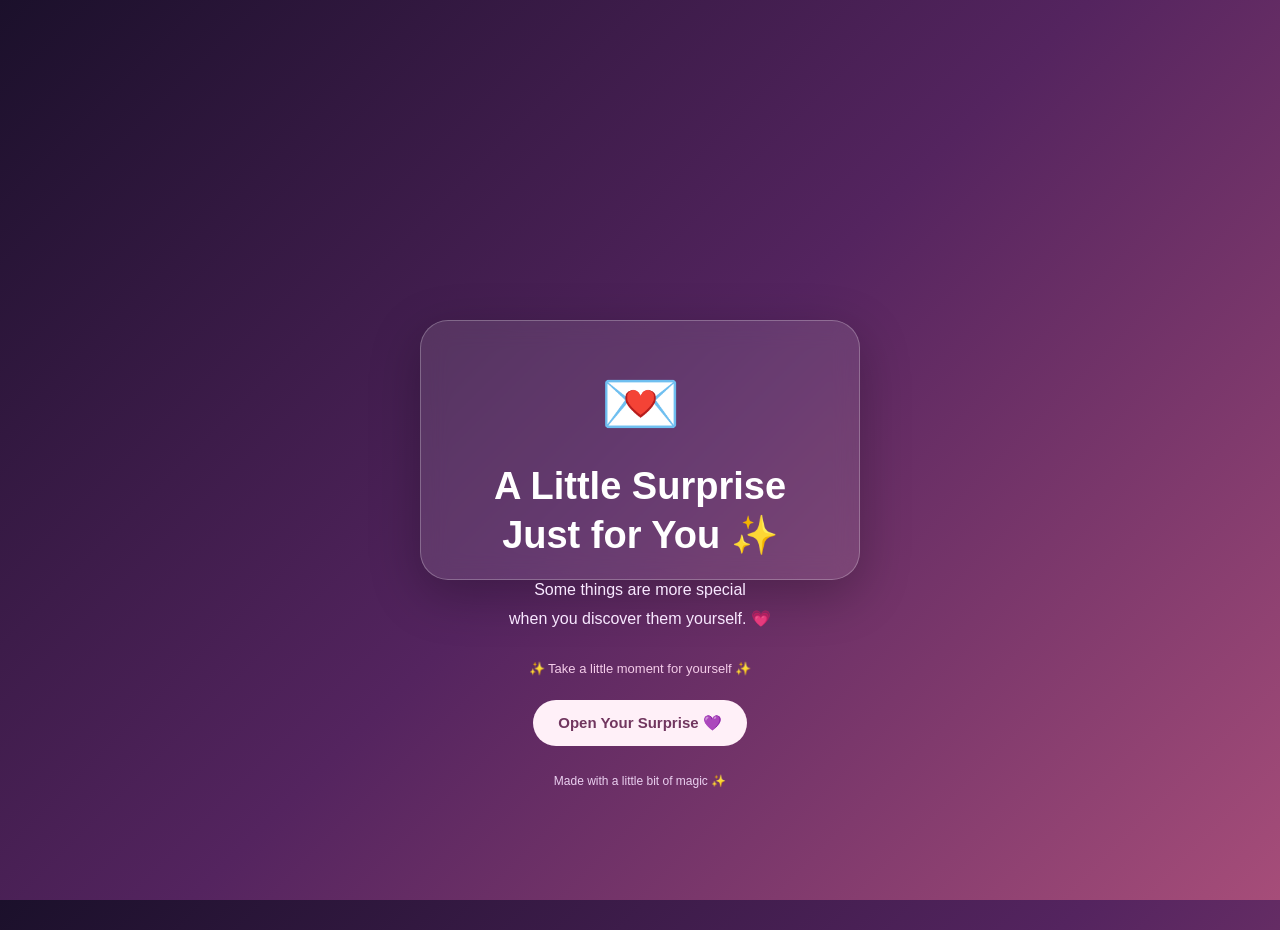
<file: index.html>
<!DOCTYPE html>
<html lang="en">
<head>
    <meta charset="UTF-8">
    <meta name="viewport" content="width=device-width, initial-scale=1.0">

    <title>A Little Surprise 💌</title>

    <link rel="stylesheet" href="style.css">

    <style>
        * {
            margin: 0;
            padding: 0;
            box-sizing: border-box;
        }

        body {
            min-height: 100vh;
            overflow: hidden;
            font-family: "Segoe UI", sans-serif;
            background: linear-gradient(
                135deg,
                #1b102b,
                #54245f,
                #a64d79
            );
            color: white;
            display: flex;
            justify-content: center;
            align-items: center;
        }

        .stars span {
            position: absolute;
            bottom: -30px;
            font-size: 20px;
            opacity: 0;
            animation: floatUp 9s linear infinite;
            pointer-events: none;
        }

        .stars span:nth-child(1) { left: 10%; animation-delay: 0s; }
        .stars span:nth-child(2) { left: 25%; animation-delay: 2s; }
        .stars span:nth-child(3) { left: 45%; animation-delay: 4s; }
        .stars span:nth-child(4) { left: 65%; animation-delay: 1s; }
        .stars span:nth-child(5) { left: 85%; animation-delay: 3s; }

        @keyframes floatUp {
            0% {
                transform: translateY(0) rotate(0deg);
                opacity: 0;
            }
            20% {
                opacity: 0.8;
            }
            100% {
                transform: translateY(-110vh) rotate(360deg);
                opacity: 0;
            }
        }

        .card {
            width: min(90%, 440px);
            padding: 45px 25px;
            text-align: center;
            border: 1px solid rgba(255, 255, 255, 0.25);
            border-radius: 28px;
            background: rgba(255, 255, 255, 0.10);
            backdrop-filter: blur(12px);
            box-shadow: 0 15px 50px rgba(0, 0, 0, 0.25);
            animation: appear 1.2s ease both;
        }

        @keyframes appear {
            from {
                opacity: 0;
                transform: translateY(25px) scale(0.96);
            }
            to {
                opacity: 1;
                transform: translateY(0) scale(1);
            }
        }

        .envelope {
            font-size: 65px;
            margin-bottom: 20px;
            animation: gentleBounce 2.5s ease-in-out infinite;
        }

        @keyframes gentleBounce {
            0%, 100% { transform: translateY(0); }
            50% { transform: translateY(-8px); }
        }

        h1 {
            font-size: clamp(28px, 7vw, 38px);
            margin-bottom: 15px;
            line-height: 1.3;
        }

        .subtitle {
            font-size: 16px;
            line-height: 1.8;
            color: #f8e8ff;
            margin-bottom: 28px;
        }

        .hint {
            font-size: 13px;
            color: #f4cce9;
            margin-bottom: 24px;
        }

        .surprise-button {
            display: inline-block;
            padding: 14px 25px;
            border: none;
            border-radius: 30px;
            background: #fff0f8;
            color: #71365f;
            font-size: 15px;
            font-weight: bold;
            text-decoration: none;
            cursor: pointer;
            transition: transform 0.25s, box-shadow 0.25s;
        }

        .surprise-button:hover {
            transform: translateY(-4px);
            box-shadow: 0 8px 25px rgba(255, 210, 240, 0.3);
        }

        .footer {
            margin-top: 28px;
            font-size: 12px;
            color: #ead0f0;
        }

        @media (prefers-reduced-motion: reduce) {
            *, *::before, *::after {
                animation-duration: 0.01ms !important;
                animation-iteration-count: 1 !important;
                scroll-behavior: auto !important;
            }
        }
    </style>
</head>

<body>

    <div class="stars" aria-hidden="true">
        <span>💗</span>
        <span>✨</span>
        <span>💜</span>
        <span>🌸</span>
        <span>✨</span>
    </div>

    <main class="card">

        <div class="envelope" aria-hidden="true">💌</div>

        <h1>A Little Surprise<br>Just for You ✨</h1>

        <p class="subtitle">
            Some things are more special<br>
            when you discover them yourself. 💗
        </p>

        <p class="hint">
            ✨ Take a little moment for yourself ✨
        </p>

       <button class="surprise-button" id="startSurpriseBtn" type="button">
    Open Your Surprise 💜
</button>

        <p class="footer">
            Made with a little bit of magic ✨
        </p>

    </main>
<script>
document.getElementById("startSurpriseBtn").addEventListener("click", () => {
    const audio = new Audio("alfaaz.mp3");

    audio.addEventListener("loadedmetadata", () => {
        audio.currentTime = 72;

        audio.play().then(() => {
            sessionStorage.setItem("birthdayMusicStarted", "yes");
            sessionStorage.setItem("birthdayMusicTime", String(audio.currentTime));
            window.location.href = "page2.html";
        }).catch(error => {
            console.error("Music playback failed:", error);
            alert("Please click the button again to start the music.");
        });
    }, { once: true });
});
</script>
</body>
</html>
</file>
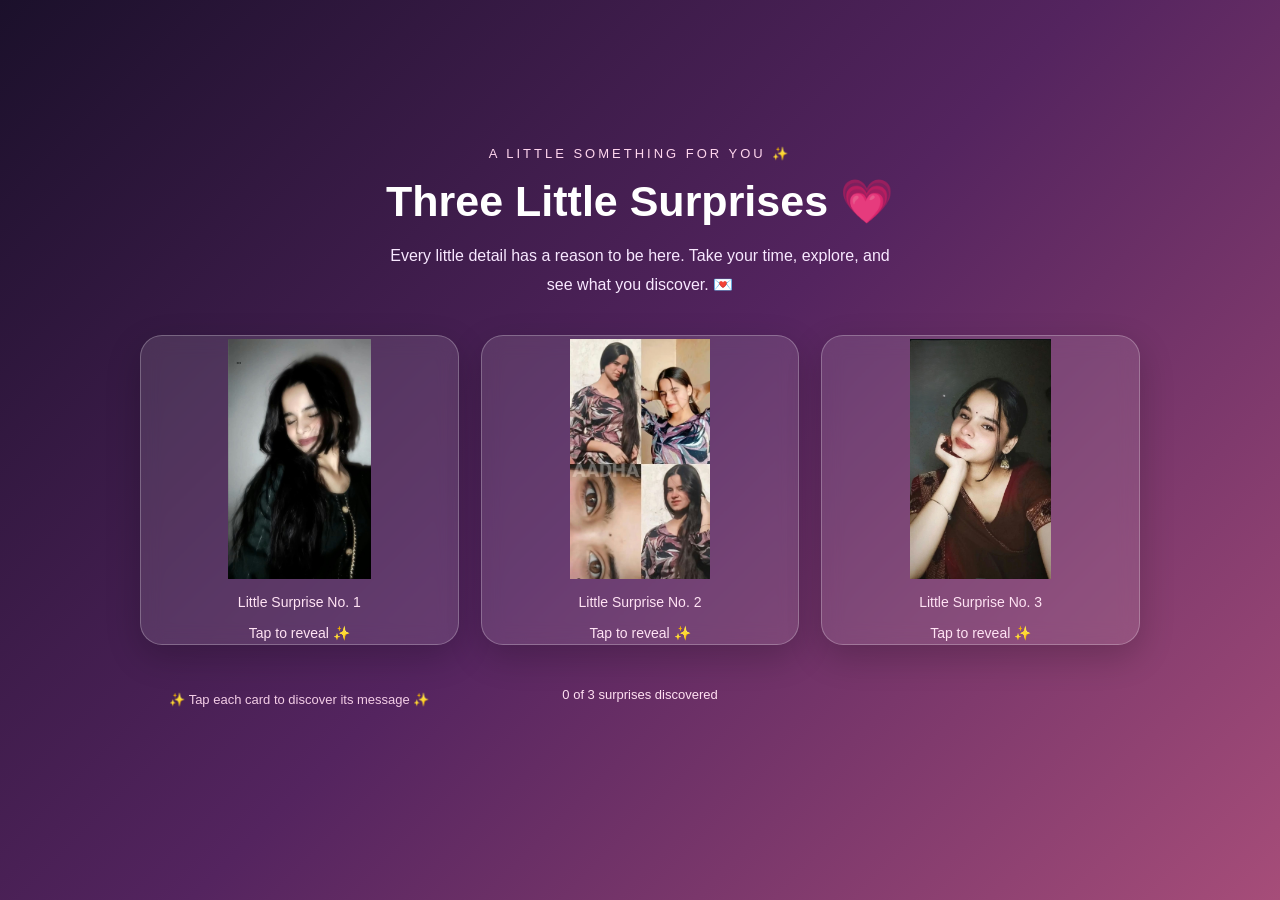
<file: page2.html>
<!DOCTYPE html>
<html lang="en">
<head>
    <meta charset="UTF-8">
    <meta name="viewport" content="width=device-width, initial-scale=1.0">

    <title>A Few Little Things 💗</title>

    <link rel="stylesheet" href="style.css">

    <style>
        * {
            box-sizing: border-box;
        }

        body {
            min-height: 100vh;
            height: auto;
            overflow-x: hidden;
            overflow-y: auto;
            margin: 0;
            padding: 35px 18px;
            font-family: "Segoe UI", sans-serif;
            color: #fff;
            text-align: center;
            background: linear-gradient(
                135deg,
                #1b102b,
                #54245f,
                #a64d79
            );
        }

        .page {
            width: min(100%, 1000px);
            margin: auto;
            position: relative;
            z-index: 1;
        }

        .eyebrow {
            color: #ffd6ee;
            font-size: 13px;
            letter-spacing: 3px;
            text-transform: uppercase;
        }

        h1 {
            font-size: clamp(28px, 6vw, 43px);
            margin: 15px 0;
        }

        .intro {
            max-width: 520px;
            margin: 0 auto 35px;
            line-height: 1.8;
            color: #f8e8ff;
        }

        .cards {
            display: grid;
            grid-template-columns: repeat(3, minmax(0, 1fr));
            gap: 22px;
            margin: 35px 0;
        }
/* Each card and its appreciation line */
.photo-item {
    min-width: 0;
    display: flex;
    flex-direction: column;
    align-items: stretch;
}

/* Appreciation line stays hidden until the card flips */
.appreciation-line {
    opacity: 0;
    max-height: 0;
    overflow: hidden;
    margin: 0;
    padding: 0 5px;
    color: #ffe3f4;
    font-size: 15px;
    line-height: 1.8;
    transform: translateY(-8px);
    transition:
        opacity 0.6s ease,
        transform 0.6s ease,
        max-height 0.6s ease,
        margin 0.6s ease;
}

/* Soft reveal */
.photo-item.revealed .appreciation-line {
    opacity: 1;
    max-height: 220px;
    margin-top: 16px;
    transform: translateY(0);
}

@media (prefers-reduced-motion: reduce) {
    .appreciation-line {
        transition: none;
    }
}
       .photo-card {
    position: relative;
    z-index: 1;
    height: 310px;
    perspective: 1000px;
    cursor: pointer;
    border-radius: 22px;
    outline-offset: 5px;
}

        .card-inner {
            height: 100%;
            width: 100%;
            position: relative;
            transition: transform 0.7s ease;
            transform-style: preserve-3d;
        }

        .photo-card.flipped .card-inner {
            transform: rotateY(180deg);
        }

        .front,
        .back {
            position: absolute;
            inset: 0;
            overflow: hidden;
            border-radius: 22px;
            border: 1px solid rgba(255, 255, 255, 0.25);
            backface-visibility: hidden;
            -webkit-backface-visibility: hidden;
            box-shadow: 0 12px 35px rgba(0, 0, 0, 0.2);
        }

        .front {
            display: flex;
            flex-direction: column;
            justify-content: center;
            align-items: center;
            gap: 15px;
            padding: 20px;
            background: rgba(255, 255, 255, 0.11);
            backdrop-filter: blur(10px);
        }

        .photo-placeholder {
            width: 100%;
            height: 180px;
            border: 2px dashed rgba(255, 255, 255, 0.5);
            border-radius: 15px;
            display: grid;
            place-items: center;
            font-size: 48px;
            background: rgba(255, 255, 255, 0.06);
        }

        .front p {
            margin: 0;
            font-size: 14px;
            color: #ffe3f4;
        }

        .back {
            transform: rotateY(180deg);
            display: flex;
            align-items: center;
            justify-content: center;
            padding: 25px;
            background: linear-gradient(145deg, #754477, #482449);
        }

        .back p {
            font-size: 16px;
            line-height: 1.9;
        }

        .card-number {
            display: block;
            font-size: 12px;
            letter-spacing: 2px;
            color: #ffd6ee;
            margin-bottom: 14px;
        }

        .instruction {
            font-size: 13px;
            color: #f3cde6;
            margin: 25px 0;
        }

        #finalBtn {
            display: none;
            margin: 10px auto 0;
            padding: 14px 25px;
            border: none;
            border-radius: 30px;
            background: #fff0f8;
            color: #71365f;
            font-weight: bold;
            font-size: 15px;
            cursor: pointer;
            transition: transform 0.2s ease;
        }

        #finalBtn:hover {
            transform: translateY(-3px);
        }

        #progress {
            color: #ffe0f2;
            font-size: 13px;
            margin-top: 20px;
        }

        @media (max-width: 700px) {
            .cards {
                grid-template-columns: 1fr;
                max-width: 340px;
                margin: 30px auto;
            }

            .photo-card {
                height: 290px;
            }

            .photo-placeholder {
                height: 165px;
            }
        }

        @media (prefers-reduced-motion: reduce) {
            .card-inner {
                transition: none;
            }
        }
        /* Floating hearts and sakura flowers */

.floating-hearts {
    position: fixed;
    inset: 0;
    overflow: hidden;
    pointer-events: none;
    z-index: 0;
}

.floating-hearts span {
    position: absolute;
    bottom: -50px;
    font-size: var(--size, 24px);
    animation: floatUp var(--duration, 12s) linear infinite;
    animation-delay: var(--delay, 0s);
    opacity: 0;
    user-select: none;
}

.floating-hearts span:nth-child(1) {
    left: 7%;
    --size: 22px;
    --duration: 11s;
    --delay: 0s;
}

.floating-hearts span:nth-child(2) {
    left: 20%;
    --size: 34px;
    --duration: 14s;
    --delay: 3s;
}

.floating-hearts span:nth-child(3) {
    left: 35%;
    --size: 18px;
    --duration: 10s;
    --delay: 1s;
}

.floating-hearts span:nth-child(4) {
    left: 48%;
    --size: 30px;
    --duration: 13s;
    --delay: 5s;
}

.floating-hearts span:nth-child(5) {
    left: 62%;
    --size: 24px;
    --duration: 12s;
    --delay: 2s;
}

.floating-hearts span:nth-child(6) {
    left: 76%;
    --size: 38px;
    --duration: 15s;
    --delay: 6s;
}

.floating-hearts span:nth-child(7) {
    left: 90%;
    --size: 20px;
    --duration: 11s;
    --delay: 4s;
}

.floating-hearts span:nth-child(8) {
    left: 14%;
    --size: 28px;
    --duration: 13s;
    --delay: 7s;
}

.floating-hearts span:nth-child(9) {
    left: 43%;
    --size: 19px;
    --duration: 10s;
    --delay: 8s;
}

.floating-hearts span:nth-child(10) {
    left: 70%;
    --size: 32px;
    --duration: 14s;
    --delay: 9s;
}

.floating-hearts span:nth-child(11) {
    left: 28%;
    --size: 24px;
    --duration: 12s;
    --delay: 10s;
}

.floating-hearts span:nth-child(12) {
    left: 84%;
    --size: 27px;
    --duration: 13s;
    --delay: 11s;
}
        @keyframes floatUp {
    0% {
        transform: translateY(0) rotate(0deg);
        opacity: 0;
    }

    10% {
        opacity: 0.8;
    }

    80% {
        opacity: 0.7;
    }

    100% {
        transform: translateY(-115vh) rotate(25deg);
        opacity: 0;
    }
}
    </style>
</head>

<body>
 <div class="floating-hearts" aria-hidden="true">
    <span>💗</span>
    <span>🌸</span>
    <span>💜</span>
    <span>🌸</span>
    <span>💕</span>
    <span>🌸</span>
    <span>✨</span>
    <span>💖</span>
    <span>🌸</span>
    <span>💗</span>
    <span>🌸</span>
    <span>💜</span>
</div>   

    <main class="page">

        <p class="eyebrow">A little something for you ✨</p>

        <h1>Three Little Surprises 💗</h1>

        <p class="intro">
            Every little detail has a reason to be here.
            Take your time, explore, and see what you discover. 💌
        </p>

        <div class="cards">
<div class="photo-item">
    
            <div class="photo-card"
                 role="button"
                 tabindex="0"
                 aria-label="Reveal surprise one"
                 aria-pressed="false"
                 onclick="flipCard(this)"
                 onkeydown="handleCardKey(event, this)">

                <div class="card-inner">
                    <div class="front">
                        <img src="pic1.jpeg" alt="Birthday surprise photo 1" class="surprise-photo">
                        <p>Little Surprise No. 1</p>
                        <p>Tap to reveal ✨</p>
                    </div>

                                       <div class="back">
                        <p>
                            <span class="card-number">01 · A LITTLE NOTE</span>
                            Some surprises are best discovered
                            one little moment at a time. 💗
                        </p>
                    </div>
                </div>
            </div>

            <p class="appreciation-line">
                There's something so beautiful about this picture—the
                way your eyes are closed, your hair softly falls across
                your face, and that gentle smile makes the whole moment
                feel so naturally lovely. You don't even have to try;
                there's a quiet beauty in the way you simply are. 💚🌸
            </p>
        </div>

        <div class="photo-item">
            <div class="photo-card"
                 role="button"
                 tabindex="0"
                 aria-label="Reveal surprise two"
                 aria-pressed="false"
                 onclick="flipCard(this)"
                 onkeydown="handleCardKey(event, this)">
                <div class="card-inner">
                    <div class="front">
                        <img src="pic2.jpeg" alt="Birthday surprise photo 2" class="surprise-photo">
                        <p>Little Surprise No. 2</p>
                        <p>Tap to reveal ✨</p>
                    </div>

                                        <div class="back">
                        <p>
                            <span class="card-number">02 · A LITTLE THOUGHT</span>
                            Even the smallest details can make
                            a day feel a little more special. 🌷
                        </p>
                    </div>
                </div>
            </div>

            <p class="appreciation-line">
                It's the little things in these pictures that make them
                so lovely—the way your hair frames your face, the tiny
                bindi above your eyes, and those beautiful brown eyes
                that seem to hold so much expression. Every picture
                shows a different little detail, and somehow, each one
                makes you just as lovely in its own way. 🤎🌷
            </p>
        </div>

        <div class="photo-item">
            <div class="photo-card"
                 role="button"
                 tabindex="0"
                 aria-label="Reveal surprise three"
                 aria-pressed="false"
                 onclick="flipCard(this)"
                 onkeydown="handleCardKey(event, this)">

                <div class="card-inner">
                    <div class="front">
                        <img src="pic3.jpeg" alt="Birthday surprise photo 3" class="surprise-photo">
                        <p>Little Surprise No. 3</p>
                        <p>Tap to reveal ✨</p>
                    </div>
                    <div class="back">
                        <p>
                            <span class="card-number">03 · ONE MORE THING</span>
                            There's still a little more waiting
                            for you beyond these cards. 🎀
                        </p>
                    </div>
                </div>
            </div>

            <p class="appreciation-line">
                The deep red saree, those two little strands of hair
                framing your face, and the way you look straight at
                the camera give this picture such a beautiful mix of
                grace and confidence. There's something especially
                lovely about your expression here—it feels calm,
                self-assured, and completely your own. ❤️✨
            </p>
        </div>

        <p class="instruction">
            ✨ Tap each card to discover its message ✨
        </p>

        <p id="progress" aria-live="polite">
            0 of 3 surprises discovered
        </p>

        <button id="finalBtn" onclick="goFinal()">
            Continue to the next surprise 💝
        </button>

    </main>

    <script src="script.js"></script>
<script>
(function () {
    const started = sessionStorage.getItem("birthdayMusicStarted");

    if (started !== "yes") return;

    const audio = new Audio("alfaaz.mp3");
    const savedTime = Number(
        sessionStorage.getItem("birthdayMusicTime") || 72
    );

    audio.addEventListener("loadedmetadata", () => {
        audio.currentTime = savedTime;
        audio.play().catch(() => {
            console.log("Tap the page to resume music.");
        });
    }, { once: true });

    audio.addEventListener("timeupdate", () => {
        sessionStorage.setItem("birthdayMusicTime", audio.currentTime);
    });

    window.addEventListener("pagehide", () => {
        sessionStorage.setItem("birthdayMusicTime", audio.currentTime);
    });

    window.birthdayAudio = audio;
})();
</script>
    <script>
        function handleCardKey(event, card) {
            if (event.key === "Enter" || event.key === " ") {
                event.preventDefault();
                flipCard(card);
            }
        }
    </script>

</body>
</html>
</file>
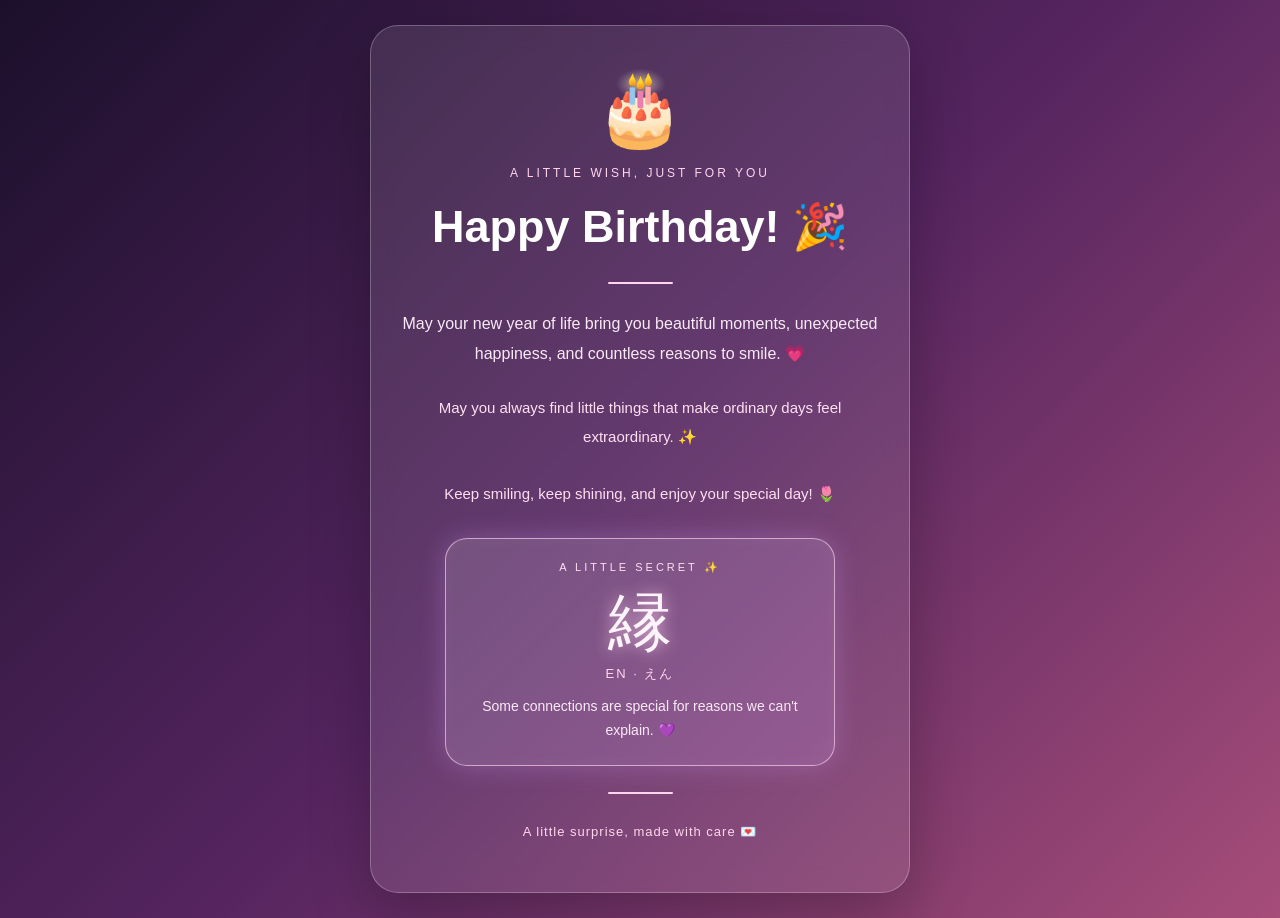
<file: page3.html>
<!DOCTYPE html>
<html lang="en">
<head>
    <meta charset="UTF-8">
    <meta name="viewport" content="width=device-width, initial-scale=1.0">

    <title>One Last Little Surprise 🎂</title>

    <style>
        * {
            box-sizing: border-box;
        }

        body {
            margin: 0;
            min-height: 100vh;
            display: grid;
            place-items: center;
            padding: 25px;
            overflow-x: hidden;
            font-family: "Segoe UI", sans-serif;
            color: #fff;
            background: linear-gradient(
                135deg,
                #1b102b,
                #54245f,
                #a64d79
            );
        }

        .floating-hearts span {
    position: fixed;
    bottom: -50px;
    font-size: var(--size, 24px);
    pointer-events: none;
    user-select: none;
    animation: floatUp var(--duration, 12s) linear infinite;
    animation-delay: var(--delay, 0s);
    opacity: 0;
    z-index: 0;
}

.floating-hearts span:nth-child(1) {
    left: 7%;
    --size: 22px;
    --duration: 11s;
    --delay: 0s;
}

.floating-hearts span:nth-child(2) {
    left: 20%;
    --size: 34px;
    --duration: 14s;
    --delay: 3s;
}

.floating-hearts span:nth-child(3) {
    left: 35%;
    --size: 18px;
    --duration: 10s;
    --delay: 1s;
}

.floating-hearts span:nth-child(4) {
    left: 48%;
    --size: 30px;
    --duration: 13s;
    --delay: 5s;
}

.floating-hearts span:nth-child(5) {
    left: 62%;
    --size: 24px;
    --duration: 12s;
    --delay: 2s;
}

.floating-hearts span:nth-child(6) {
    left: 76%;
    --size: 38px;
    --duration: 15s;
    --delay: 6s;
}

.floating-hearts span:nth-child(7) {
    left: 90%;
    --size: 20px;
    --duration: 11s;
    --delay: 4s;
}

.floating-hearts span:nth-child(8) {
    left: 14%;
    --size: 28px;
    --duration: 13s;
    --delay: 7s;
}

.floating-hearts span:nth-child(9) {
    left: 43%;
    --size: 19px;
    --duration: 10s;
    --delay: 8s;
}

.floating-hearts span:nth-child(10) {
    left: 70%;
    --size: 32px;
    --duration: 14s;
    --delay: 9s;
}

.floating-hearts span:nth-child(11) {
    left: 28%;
    --size: 24px;
    --duration: 12s;
    --delay: 10s;
}

.floating-hearts span:nth-child(12) {
    left: 84%;
    --size: 27px;
    --duration: 13s;
    --delay: 11s;
}

        @keyframes floatUp {
            0% {
                transform: translateY(0) rotate(0deg);
                opacity: 0;
            }

            20% {
                opacity: 0.8;
            }

            100% {
                transform: translateY(-115vh) rotate(360deg);
                opacity: 0;
            }
        }

        .birthday-card {
            width: min(100%, 540px);
            padding: 40px 28px;
            text-align: center;
            border-radius: 28px;
            border: 1px solid rgba(255, 255, 255, 0.25);
            background: rgba(255, 255, 255, 0.1);
            backdrop-filter: blur(12px);
            box-shadow: 0 20px 60px rgba(0, 0, 0, 0.25);
            animation: appear 1.2s ease both;
            position: relative;
            z-index: 1;
        }

        @keyframes appear {
            from {
                opacity: 0;
                transform: translateY(25px) scale(0.97);
            }

            to {
                opacity: 1;
                transform: translateY(0) scale(1);
            }
        }

        .cake {
            font-size: 72px;
            margin-bottom: 15px;
            animation: bounce 2s ease-in-out infinite;
        }

        @keyframes bounce {
            0%, 100% {
                transform: translateY(0);
            }

            50% {
                transform: translateY(-9px);
            }
        }

        .eyebrow {
            font-size: 12px;
            letter-spacing: 3px;
            text-transform: uppercase;
            color: #ffd6ee;
        }

        h1 {
            font-size: clamp(30px, 7vw, 45px);
            line-height: 1.3;
            margin: 18px 0;
        }

        .message {
            font-size: 16px;
            line-height: 1.9;
            color: #fbeaf7;
            margin: 25px 0;
        }

        .divider {
            width: 65px;
            height: 2px;
            margin: 25px auto;
            background: #ffd6ee;
            border-radius: 10px;
        }

        .wish {
            font-size: 15px;
            line-height: 1.9;
            color: #ffe0f2;
        }

        .signature {
            margin-top: 30px;
            font-size: 13px;
            color: #ffd6ee;
            letter-spacing: 1px;
        }


        /* Highlighted Japanese kanji hint */
        .secret-hint {
            max-width: 390px;
            margin: 30px auto 26px;
            padding: 22px 20px;
            text-align: center;
            border: 1px solid rgba(255, 214, 238, 0.65);
            border-radius: 22px;
            background: linear-gradient(135deg, rgba(255,255,255,0.13), rgba(211,160,255,0.19));
            box-shadow: 0 0 26px rgba(211,160,255,0.28), inset 0 0 18px rgba(255,255,255,0.04);
            animation: hintFadeIn 1.4s ease both;
        }

        .hint-label {
            margin: 0;
            color: #ffe0f2;
            font-size: 11px;
            letter-spacing: 3px;
            text-transform: uppercase;
        }

        .hint-kanji {
            margin: 10px 0 2px;
            font-size: 64px;
            line-height: 1.2;
            color: #fff4fb;
            text-shadow: 0 0 16px rgba(255, 214, 238, 0.75);
        }

        .hint-reading {
            margin: 4px 0 12px;
            color: #ffd6ee;
            font-size: 13px;
            letter-spacing: 2px;
        }

        .hint-meaning {
            margin: 0;
            color: #fbeaf7;
            font-size: 14px;
            line-height: 1.7;
        }

        @keyframes hintFadeIn {
            from { opacity: 0; transform: translateY(12px); }
            to { opacity: 1; transform: translateY(0); }
        }

        @media (max-width: 420px) {
            .secret-hint { padding: 19px 15px; }
            .hint-kanji { font-size: 58px; }
        }

        @media (prefers-reduced-motion: reduce) {
            *, *::before, *::after {
                animation: none !important;
            }
        }
    </style>
</head>

<body>

   <div class="floating-hearts" aria-hidden="true">
    <span>💗</span>
    <span>🌸</span>
    <span>💜</span>
    <span>🌸</span>
    <span>💕</span>
    <span>🌸</span>
    <span>✨</span>
    <span>💖</span>
    <span>🌸</span>
    <span>💗</span>
    <span>🌸</span>
    <span>💜</span>
</div>
    <main class="birthday-card">

        <div class="cake" aria-hidden="true">🎂</div>

        <p class="eyebrow">A little wish, just for you</p>

        <h1>Happy Birthday! 🎉</h1>

        <div class="divider"></div>

        <p class="message">
            May your new year of life bring you
            beautiful moments, unexpected happiness,
            and countless reasons to smile. 💗
        </p>

        <p class="wish">
            May you always find little things
            that make ordinary days feel extraordinary. ✨
            <br><br>
            Keep smiling, keep shining,
            and enjoy your special day! 🌷
        </p>

        <section class="secret-hint" aria-label="A little Japanese hint">
            <p class="hint-label">A little secret ✨</p>
            <div class="hint-kanji" lang="ja">縁</div>
            <p class="hint-reading">EN · えん</p>
            <p class="hint-meaning">
                Some connections are special for reasons we can't explain. 💜
            </p>
        </section>

        <div class="divider"></div>

        <p class="signature">
            A little surprise, made with care 💌
        </p>

    </main>
<script>
(function () {
    if (sessionStorage.getItem("birthdayMusicStarted") !== "yes") return;

    const audio = new Audio("alfaaz.mp3");
    const savedTime = Number(
        sessionStorage.getItem("birthdayMusicTime") || 72
    );

    audio.addEventListener("loadedmetadata", () => {
        audio.currentTime = savedTime;
        audio.play().catch(() => {
            console.log("Music playback needs user interaction.");
        });
    }, { once: true });

    audio.addEventListener("timeupdate", () => {
        sessionStorage.setItem("birthdayMusicTime", audio.currentTime);
    });

    window.addEventListener("pagehide", () => {
        sessionStorage.setItem("birthdayMusicTime", audio.currentTime);
    });

    window.birthdayAudio = audio;
})();
</script>
</body>
</html>
</file>
<file: style.css>
body {
  margin: 0;
  height: 100vh;
  font-family: Arial, sans-serif;
  background: linear-gradient(135deg, #3a0ca3, #7209b7, #b5179e);
  display: flex;
  justify-content: center;
  align-items: center;
  color: white;
  text-align: center;
}

.container {
  background: rgba(0, 0, 0, 0.4);
  padding: 40px;
  border-radius: 20px;
  position: relative;
  z-index: 1
}

.title {
  font-size: 48px;
  margin-bottom: 10px;
}

.subtitle {
  font-size: 18px;
  margin-bottom: 30px;
}

button {
  padding: 15px 30px;
  font-size: 16px;
  border: none;
  border-radius: 30px;
  cursor: pointer;
  background: #c77dff;
  color: #2b004f;
}

button:hover {
  background: #e0aaff;
}
.card-container {
  display: flex;
  gap: 20px;
  justify-content: center;
  margin: 30px 0;
  flex-wrap: wrap;
}

.card {
  width: 200px;
  height: 260px;
  perspective: 1000px;
  cursor: pointer;
}

.card-inner {
  width: 100%;
  height: 100%;
  transition: transform 0.8s;
  transform-style: preserve-3d;
}

.card.flipped .card-inner {
  transform: rotateY(180deg);
}

.card-front,
.card-back {
  position: absolute;
  width: 100%;
  height: 100%;
  backface-visibility: hidden;
  border-radius: 15px;
  overflow: hidden;
}

.card-front img {
  width: 100%;
  height: 100%;
  object-fit: cover;
}

.card-back {
  background: rgba(0, 0, 0, 0.7);
  color: white;
  transform: rotateY(180deg);
  display: flex;
  align-items: center;
  justify-content: center;
  padding: 20px;
  font-size: 15px;
}

#finalBtn {
  display: inline-block;
  margin-top: 20px;
}
@keyframes glow {
  0% { text-shadow: 0 0 10px #c77dff; }
  50% { text-shadow: 0 0 25px #e0aaff; }
  100% { text-shadow: 0 0 10px #c77dff; }
}

.title {
  animation: glow 2s infinite;
}
.balloons {
  position: fixed;
  bottom: 0;
  left: 0;
  width: 100%;
  height: 100%;
  overflow: hidden;
  z-index: 0;
}

.balloon {
  position: absolute;
  bottom: -150px;
  width: 40px;
  height: 55px;
  background: rgba(224, 170, 255, 0.8);
  border-radius: 50% 50% 50% 50%;
  animation: floatUp 10s linear infinite;
}

.balloon::after {
  content: "";
  position: absolute;
  width: 2px;
  height: 30px;
  background: rgba(255,255,255,0.6);
  top: 55px;
  left: 50%;
}

@keyframes floatUp {
  0% {
    transform: translateY(0);
    opacity: 0;
  }
  10% {
    opacity: 1;
  }
  100% {
    transform: translateY(-110vh);
    opacity: 0;
  }
}
.balloon-container {
  position: fixed;
  bottom: -100px;
  left: 0;
  width: 100%;
  height: 100%;
  pointer-events: none;
  overflow: hidden;
}

.balloon {
  position: absolute;
  bottom: -100px;
  width: 50px;
  height: 70px;
  background-color: red;
  border-radius: 50%;
  animation: fly 6s linear infinite;
}

@keyframes fly {
  0% {
    transform: translateY(0);
    opacity: 1;
  }
  100% {
    transform: translateY(-120vh);
    opacity: 0;
  }
}
body {
  margin: 0;
  min-height: 100vh;
  background: linear-gradient(120deg, #ffdde1, #ee9ca7);
  font-family: 'Poppins', sans-serif;
  overflow: hidden;
}

.bg-dots span {
  position: absolute;
  width: 8px;
  height: 8px;
  background: rgba(255,255,255,0.6);
  border-radius: 50%;
  animation: float 12s linear infinite;
}

@keyframes float {
  from { transform: translateY(100vh); }
  to { transform: translateY(-10vh); }
}
.confetti {
  position: fixed;
  inset: 0;
  background-image: radial-gradient(#fff 1px, transparent 1px);
  background-size: 20px 20px;
  animation: moveBg 20s linear infinite;
  opacity: 0.3;
  pointer-events: none;
z-index: 0;
}

@keyframes moveBg {
  from { background-position: 0 0; }
  to { background-position: 200px 200px; }
}
.balloons {
  position: fixed;
  inset: 0;
  overflow: hidden;
}

.heart-balloon {
  position: absolute;
  width: 40px;
  height: 40px;
  background: red;
  transform: rotate(-45deg);
  animation: rise 10s linear infinite;
}

.heart-balloon::before,
.heart-balloon::after {
  content: '';
  position: absolute;
  width: 40px;
  height: 40px;
  background: red;
  border-radius: 50%;
}

.heart-balloon::before {
  top: -20px;
  left: 0;
}

.heart-balloon::after {
  left: 20px;
  top: 0;
}

@keyframes rise {
  from {
    bottom: -10%;
    opacity: 0;
  }
  to {
    bottom: 110%;
    opacity: 1;
  }
}
/* Birthday surprise photos */
.surprise-photo {
    display: block;
    width: 100%;
    height: 240px;
    object-fit: contain;
    border-radius: 8px;
    margin: 0 auto;
}
</file>
